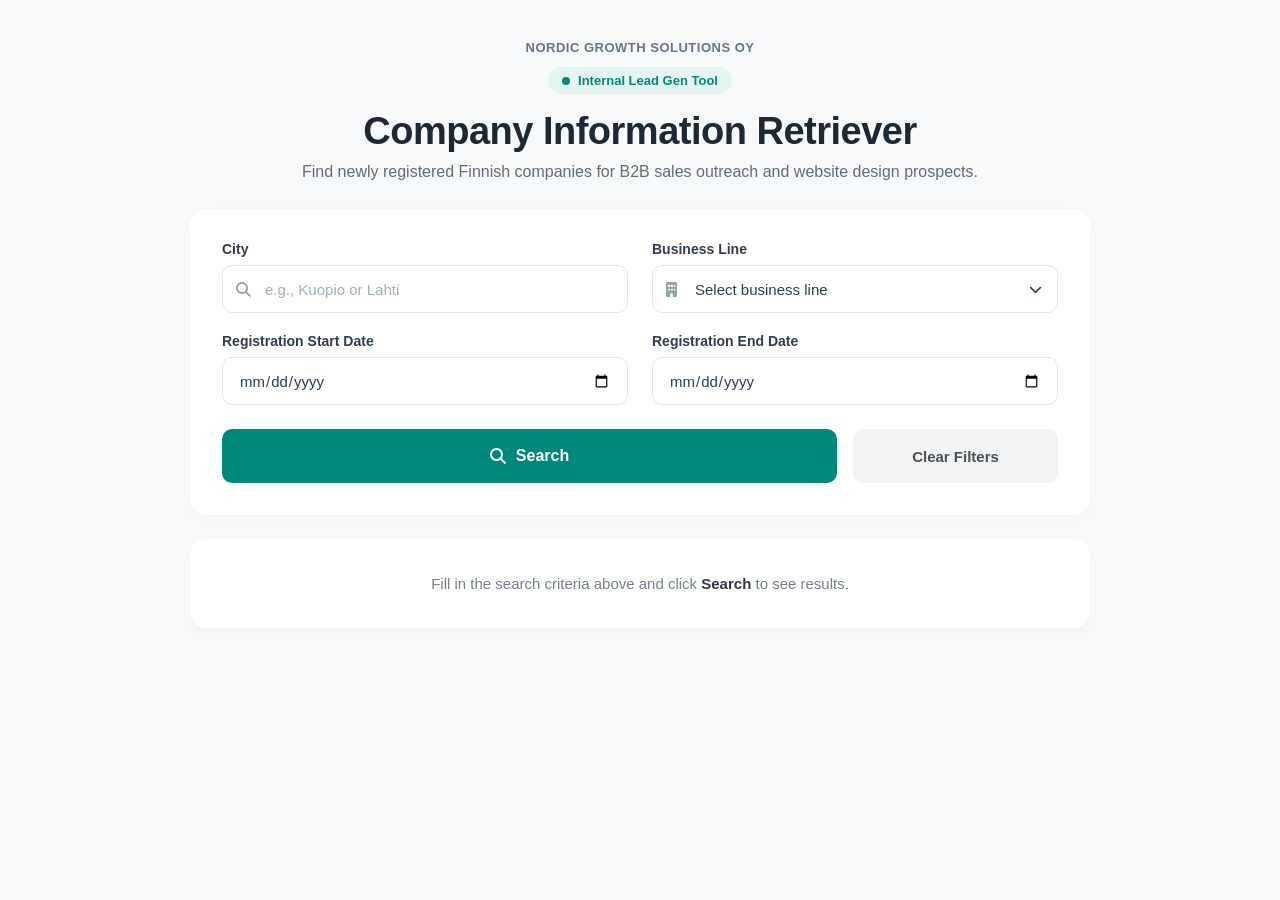
<file: index.html>
<!DOCTYPE html>
<html lang="en">
<head>
 
    <title>Company Information Retriever</title>
    <link rel="stylesheet" href="style.css">
    <link rel="stylesheet" href="https://cdnjs.cloudflare.com/ajax/libs/font-awesome/6.4.0/css/all.min.css">
</head>
<body>

    <main class="container">
        
		
        <!-- Header Sec here -->
      <!-- Header Section -->
        <header class="header">
            <div class="company-tag">Nordic Growth Solutions Oy</div>
            <span class="badge">
                <span class="dot"></span> Internal Lead Gen Tool
            </span>
            <h1>Company Information Retriever</h1>
            <p class="subtitle">Find newly registered Finnish companies for B2B sales outreach and website design prospects.</p>
        </header>
        <!-- main Form -->
        <section class="card">
            <form id="search-form" onsubmit="return false;">
                
                <div class="form-grid">
                    
                    <!-- City Input -->
                    <div class="form-group">
                        <label for="city">City</label>
                        <div class="input-wrapper">
                            <i class="fa-solid fa-magnifying-glass input-icon"></i>
                            <input type="text" id="city" placeholder="e.g., Kuopio or Lahti">
                        </div>
                    </div>

                    <!-- Business Line Selector -->
                    <div class="form-group">
                        <label for="business-line">Business Line</label>
                        <div class="input-wrapper">
                            <i class="fa-solid fa-building input-icon"></i>
                            <select id="business-line">
                                <option value="" selected disabled>Select business line</option>
                                <option value="10">10 Agriculture</option>
                                <option value="25">25 Manufacturing</option>
                                <option value="41">41 Construction</option>
                                <option value="47">47 Retail Trade</option>
                                <option value="55">55 Accommodation</option>
                                <option value="56">56 Food & Beverage</option>
                                <option value="62">62 IT Services</option>
                                <option value="69">69 Legal & Accounting</option>
                                <option value="70">70 Design & Consulting</option>
                            </select>
                            <i class="fa-solid fa-chevron-down select-chevron"></i>
                        </div>
                    </div>

                   <!-- Registration Start Date -->
                    <div class="form-group">
                        <label for="start-date">Registration Start Date</label>
                        <div class="input-wrapper date-wrapper">
                            <input type="date" id="start-date">
                        </div>
                    </div>

                    <!-- Registration End Date -->
                    <div class="form-group">
                        <label for="end-date">Registration End Date</label>
                        <div class="input-wrapper date-wrapper">
                            <input type="date" id="end-date">
                        </div>
                    </div>

                </div>

                <!-- Form Action Buttons -->
                <div class="button-group">
                    <a href="results.html" class="btn-primary">
                        <i class="fa-solid fa-magnifying-glass"></i> Search
                    </a>
                    <button type="reset" class="btn-secondary">
                        Clear Filters
                    </button>
                </div>

            </form>
        </section>

        <!-- Initial Empty/Helper State Box -->
        <section class="card helper-card">
            <p>Fill in the search criteria above and click <strong>Search</strong> to see results.</p>
        </section>

    </main>

</body>
</html>
</file>
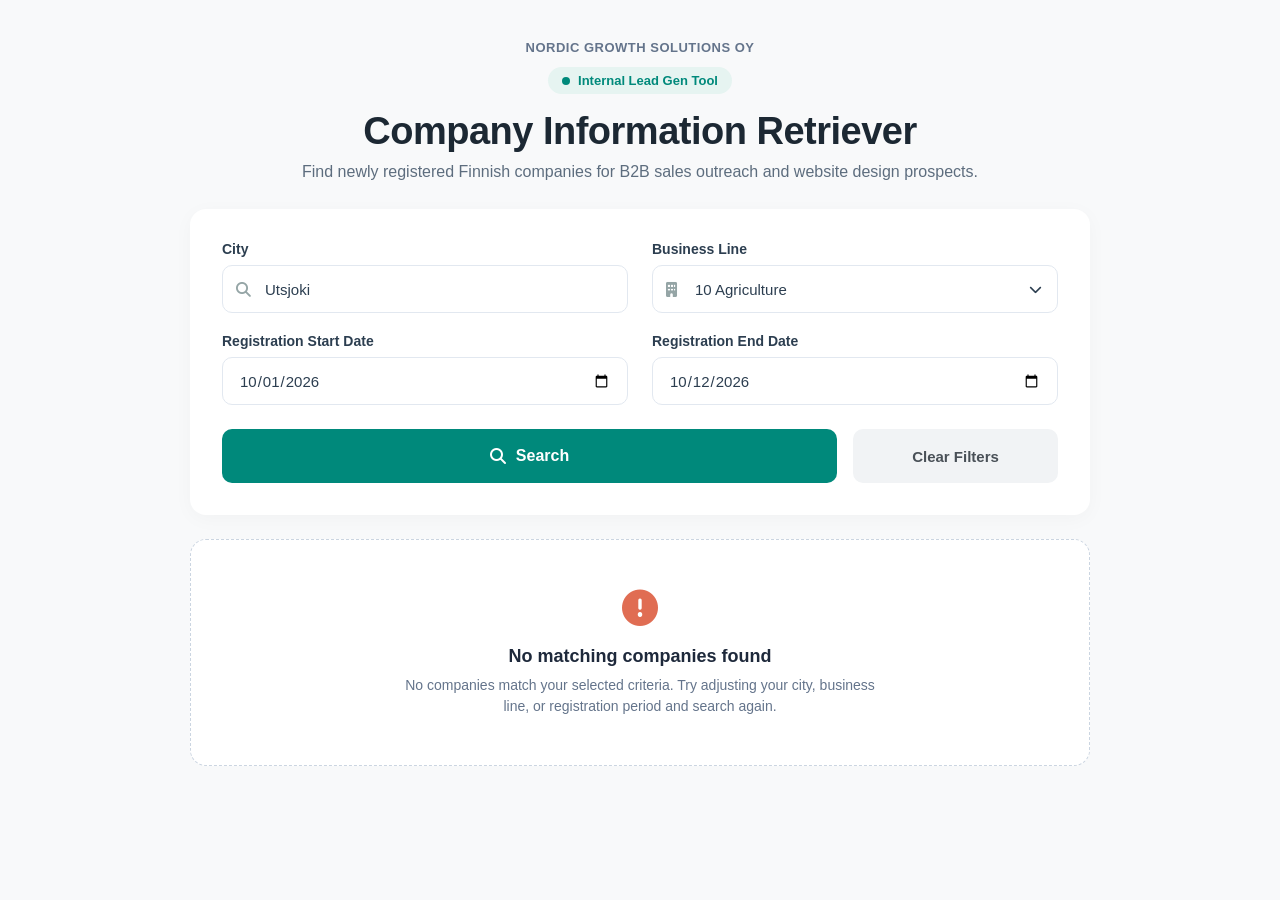
<file: no-results.html>
<!DOCTYPE html>
<html lang="en">
<head>
    <meta charset="UTF-8">
    <meta name="viewport" content="width=device-width, initial-scale=1.0">
    <title>Company Information Retriever - No Results</title>
    <link rel="stylesheet" href="style.css">
    <!-- Font Awesome for icons -->
    <link rel="stylesheet" href="https://cdnjs.cloudflare.com/ajax/libs/font-awesome/6.4.0/css/all.min.css">
</head>
<body>

    <main class="container">
        
      <!-- Header Section -->
        <header class="header">
            <div class="company-tag">Nordic Growth Solutions Oy</div>
            <span class="badge">
                <span class="dot"></span> Internal Lead Gen Tool
            </span>
            <h1>Company Information Retriever</h1>
            <p class="subtitle">Find newly registered Finnish companies for B2B sales outreach and website design prospects.</p>
        </header>
        <!-- Search Card Form (Kept visible so user can readjust criteria) -->
        <section class="card">
            <form id="search-form" onsubmit="return false;">
                
                <div class="form-grid">
                    
                    <!-- City Input -->
                    <div class="form-group">
                        <label for="city">City</label>
                        <div class="input-wrapper">
                            <i class="fa-solid fa-magnifying-glass input-icon"></i>
                            <input type="text" id="city" value="Utsjoki">
                        </div>
                    </div>

                    <!-- Business Line Selector -->
                    <div class="form-group">
                        <label for="business-line">Business Line</label>
                        <div class="input-wrapper">
                            <i class="fa-solid fa-building input-icon"></i>
                            <select id="business-line">
                                <option value="" disabled>Select business line</option>
                                <option value="10" selected>10 Agriculture</option>
                                <option value="25">25 Manufacturing</option>
                                <option value="62">62 IT Services</option>
                            </select>
                            <i class="fa-solid fa-chevron-down select-chevron"></i>
                        </div>
                    </div>

                    <!-- Registration Start Date -->
                    <div class="form-group">
                        <label for="start-date">Registration Start Date</label>
                        <div class="input-wrapper date-wrapper">
                            <input type="date" id="start-date" value="2026-10-01">
                        </div>
                    </div>

                    <!-- Registration End Date -->
                    <div class="form-group">
                        <label for="end-date">Registration End Date</label>
                        <div class="input-wrapper date-wrapper">
                            <input type="date" id="end-date" value="2026-10-12">
                        </div>
                    </div>

                </div>

                <!-- Form Action Buttons -->
                <div class="button-group">
                    <button type="submit" class="btn-primary">
                        <i class="fa-solid fa-magnifying-glass"></i> Search
                    </button>
                    <button type="reset" class="btn-secondary">
                        Clear Filters
                    </button>
                </div>

            </form>
        </section>

        <!-- No Results State Card -->
        <section class="card no-results-card">
            <div class="no-results-content">
                <div class="no-results-icon">
                    <i class="fa-solid fa-circle-exclamation"></i>
                </div>
                <h3>No matching companies found</h3>
                <p>No companies match your selected criteria. Try adjusting your city, business line, or registration period and search again.</p>
            </div>
        </section>

    </main>

</body>
</html>
</file>
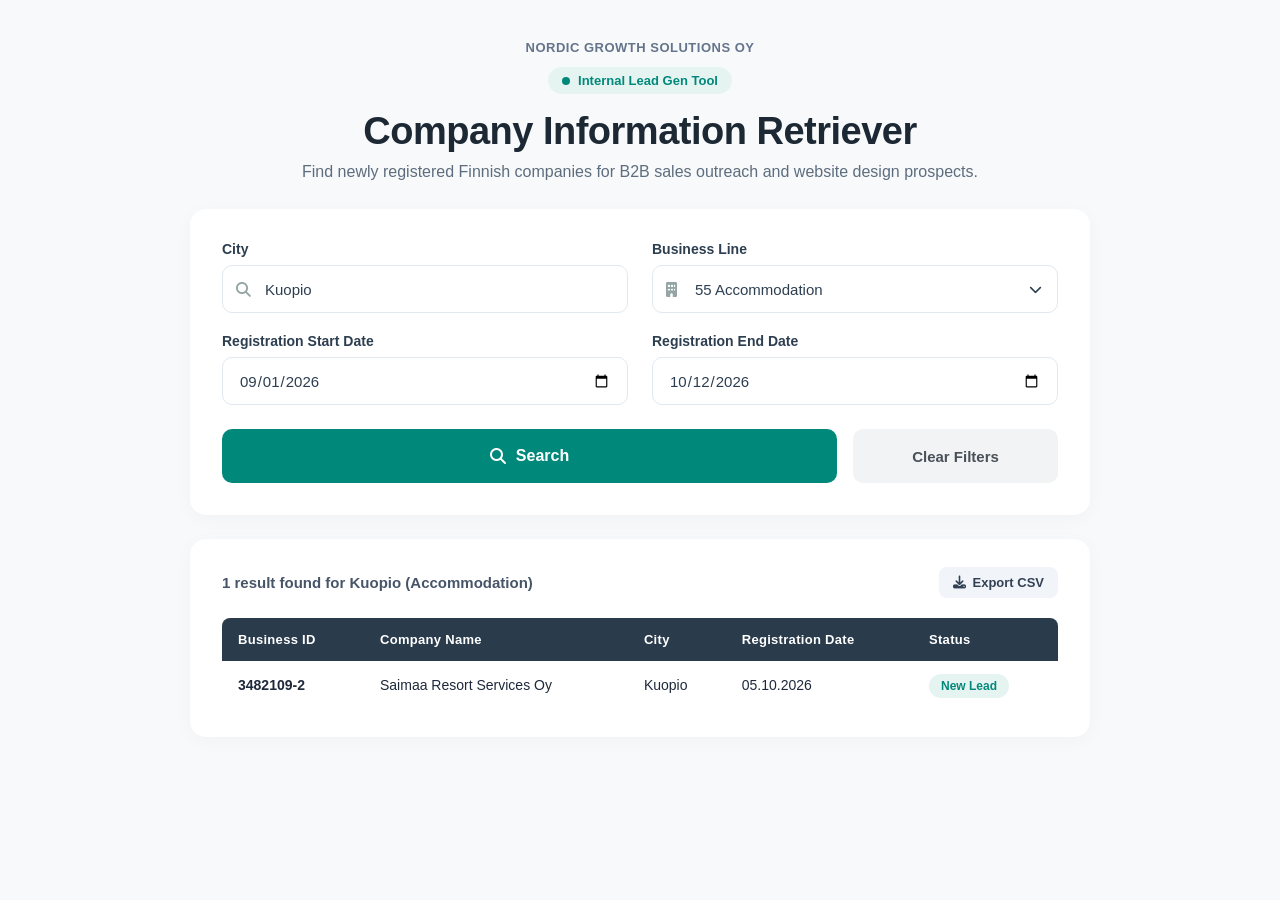
<file: results.html>
<!DOCTYPE html>
<html lang="en">
<head>
    <meta charset="UTF-8">
    <meta name="viewport" content="width=device-width, initial-scale=1.0">
    <title>Company Information Retriever - Search Results</title>
    <link rel="stylesheet" href="style.css">
    <!-- Font Awesome for icons -->
    <link rel="stylesheet" href="https://cdnjs.cloudflare.com/ajax/libs/font-awesome/6.4.0/css/all.min.css">
</head>
<body>

    <main class="container">
        
       <!-- Header Section -->
        <header class="header">
            <div class="company-tag">Nordic Growth Solutions Oy</div>
            <span class="badge">
                <span class="dot"></span> Internal Lead Gen Tool
            </span>
            <h1>Company Information Retriever</h1>
            <p class="subtitle">Find newly registered Finnish companies for B2B sales outreach and website design prospects.</p>
        </header>

        <!-- Search Card Form -->
        <section class="card">
            <form id="search-form" onsubmit="return false;">
                
                <div class="form-grid">
                    
                    <!-- City Input -->
                    <div class="form-group">
                        <label for="city">City</label>
                        <div class="input-wrapper">
                            <i class="fa-solid fa-magnifying-glass input-icon"></i>
                            <input type="text" id="city" value="Kuopio">
                        </div>
                    </div>

                    <!-- Business Line Selector -->
                    <div class="form-group">
                        <label for="business-line">Business Line</label>
                        <div class="input-wrapper">
                            <i class="fa-solid fa-building input-icon"></i>
                            <select id="business-line">
                                <option value="" disabled>Select business line</option>
                                <option value="10">10 Agriculture</option>
                                <option value="55" selected>55 Accommodation</option>
                                <option value="62">62 IT Services</option>
                            </select>
                            <i class="fa-solid fa-chevron-down select-chevron"></i>
                        </div>
                    </div>

                    <!-- Registration Start Date -->
                    <div class="form-group">
                        <label for="start-date">Registration Start Date</label>
                        <div class="input-wrapper date-wrapper">
                            <input type="date" id="start-date" value="2026-09-01">
                        </div>
                    </div>

                    <!-- Registration End Date -->
                    <div class="form-group">
                        <label for="end-date">Registration End Date</label>
                        <div class="input-wrapper date-wrapper">
                            <input type="date" id="end-date" value="2026-10-12">
                        </div>
                    </div>

                </div>

                <!-- Form Action Buttons -->
                <div class="button-group">
                    <button type="submit" class="btn-primary">
                        <i class="fa-solid fa-magnifying-glass"></i> Search
                    </button>
                    <button type="reset" class="btn-secondary">
                        Clear Filters
                    </button>
                </div>

            </form>
        </section>

        <!-- Successful Search Results Card State -->
        <section class="card results-card">
            <div class="results-header">
                <h2>1 result found for Kuopio (Accommodation)</h2>
                <button class="btn-export"><i class="fa-solid fa-download"></i> Export CSV</button>
            </div>

            <div class="table-responsive">
                <table class="data-table">
                    <thead>
                        <tr>
                            <th>Business ID</th>
                            <th>Company Name</th>
                            <th>City</th>
                            <th>Registration Date</th>
                            <th>Status</th>
                        </tr>
                    </thead>
                    <tbody>
                        <tr>
                            <td><strong>3482109-2</strong></td>
                            <td>Saimaa Resort Services Oy</td>
                            <td>Kuopio</td>
                            <td>05.10.2026</td>
                            <td><span class="status-badge">New Lead</span></td>
                        </tr>
                    </tbody>
                </table>
            </div>
        </section>

    </main>

</body>
</html>
</file>
<file: style.css>
/* General Reset & Fonts */
* {
    margin: 0;
    padding: 0;
    box-sizing: border-box;
    font-family: -apple-system, BlinkMacSystemFont, "Segoe UI", Roboto, Helvetica, Arial, sans-serif;
}

body {
    background-color: #f8f9fa;
    color: #1a2530;
    display: flex;
    justify-content: center;
    padding: 40px 20px;
}

.container {
    width: 100%;
    max-width: 900px;
}

/* Header Section */
.header {
    text-align: center;
    margin-bottom: 28px;
}

.badge {
    display: inline-flex;
    align-items: center;
    background-color: #e6f4f1;
    color: #00897b;
    font-size: 13px;
    font-weight: 600;
    padding: 6px 14px;
    border-radius: 20px;
    margin-bottom: 16px;
}

.badge .dot {
    width: 8px;
    height: 8px;
    background-color: #00897b;
    border-radius: 50%;
    margin-right: 8px;
}

.header h1 {
    font-size: 38px;
    font-weight: 800;
    color: #1c2833;
    margin-bottom: 10px;
    letter-spacing: -0.5px;
}

.header .subtitle {
    font-size: 16px;
    color: #5d6d7e;
}


/* Company Name Tag */
.company-tag {
    font-size: 13px;
    font-weight: 600;
    color: #64748b;
    margin-bottom: 12px;
    text-transform: uppercase;
    letter-spacing: 0.5px;
}


/* Main Form Card */
.card {
    background-color: #ffffff;
    border-radius: 16px;
    padding: 32px;
    box-shadow: 0 4px 20px rgba(0, 0, 0, 0.03);
    margin-bottom: 24px;
}

/* Form Layout Grid */
.form-grid {
    display: grid;
    grid-template-columns: 1fr 1fr;
    gap: 20px 24px;
    margin-bottom: 24px;
}

.form-group {
    display: flex;
    flex-direction: column;
}

.form-group label {
    font-size: 14px;
    font-weight: 700;
    color: #2c3e50;
    margin-bottom: 8px;
}

/* Input Fields & Wrapper */
.input-wrapper {
    position: relative;
    display: flex;
    align-items: center;
}

.input-icon {
    position: absolute;
    left: 14px;
    color: #95a5a6;
    font-size: 15px;
    pointer-events: none;
}

.input-wrapper input,
.input-wrapper select {
    width: 100%;
    height: 48px;
    padding: 0 16px 0 42px;
    border: 1px solid #e2e8f0;
    border-radius: 10px;
    font-size: 15px;
    color: #2c3e50;
    background-color: #ffffff;
    outline: none;
    transition: all 0.2s ease;
}

.input-wrapper input::placeholder {
    color: #a0aec0;
}

.input-wrapper input:focus,
.input-wrapper select:focus {
    border-color: #00897b;
    box-shadow: 0 0 0 3px rgba(0, 137, 123, 0.15);
}

/* Custom Select Dropdown Styling */
.input-wrapper select {
    appearance: none;
    -webkit-appearance: none;
    cursor: pointer;
}

.select-chevron {
    position: absolute;
    right: 16px;
    color: #2c3e50;
    font-size: 13px;
    pointer-events: none;
}

/* Action Buttons */
.button-group {
    display: grid;
    grid-template-columns: 3fr 1fr;
    gap: 16px;
}

.btn-primary {
    height: 54px;
    background-color: #00897b;
    color: #ffffff;
    border: none;
    border-radius: 10px;
    font-size: 16px;
    font-weight: 600;
    cursor: pointer;
    display: flex;
    align-items: center;
    justify-content: center;
    gap: 10px;
    text-decoration: none; /* Removes default link underline */
    transition: background-color 0.2s ease;
}

.btn-primary:hover {
    background-color: #0b7068;
    color: #ffffff; /* Keeps text white on hover */
}


.btn-secondary {
    height: 54px;
    background-color: #f1f3f5;
    color: #495057;
    border: none;
    border-radius: 10px;
    font-size: 15px;
    font-weight: 600;
    cursor: pointer;
    transition: background-color 0.2s ease;
}

.btn-secondary:hover {
    background-color: #e9ecef;
}

/* Initial Helper Card State */
.helper-card {
    text-align: center;
    padding: 36px;
    color: #718096;
    font-size: 15px;
}

.helper-card strong {
    color: #2d3748;
}

/* Date Picker Input Styling */
.date-wrapper input[type="date"] {
    width: 100%;
    height: 48px;
    padding: 0 16px;
    border: 1px solid #e2e8f0;
    border-radius: 10px;
    font-size: 15px;
    color: #2c3e50;
    background-color: #ffffff;
    outline: none;
    transition: all 0.2s ease;
}

.date-wrapper input[type="date"]:focus {
    border-color: #00897b;
    box-shadow: 0 0 0 3px rgba(0, 137, 123, 0.15);
}









/* --- No Results State Styling --- */
.no-results-card {
    text-align: center;
    padding: 48px 32px;
    background-color: #ffffff;
    border: 1px dashed #cbd5e1;
    box-shadow: none;
}

.no-results-content {
    display: flex;
    flex-direction: column;
    align-items: center;
    max-width: 480px;
    margin: 0 auto;
}

.no-results-icon {
    font-size: 36px;
    color: #e06d53; /* Soft warning/notice tone */
    margin-bottom: 16px;
}

.no-results-card h3 {
    font-size: 18px;
    font-weight: 700;
    color: #1e293b;
    margin-bottom: 8px;
}

.no-results-card p {
    font-size: 14px;
    color: #64748b;
    line-height: 1.5;
}




/* --- Successful Results State Styling --- */
.results-card {
    padding: 28px 32px;
}

.results-header {
    display: flex;
    justify-content: space-between;
    align-items: center;
    margin-bottom: 20px;
}

.results-header h2 {
    font-size: 15px;
    font-weight: 600;
    color: #475569;
}

.btn-export {
    background-color: #f1f5f9;
    color: #334155;
    border: none;
    padding: 8px 14px;
    border-radius: 8px;
    font-size: 13px;
    font-weight: 600;
    cursor: pointer;
    display: flex;
    align-items: center;
    gap: 6px;
    transition: background-color 0.2s ease;
}

.btn-export:hover {
    background-color: #e2e8f0;
}

.table-responsive {
    width: 100%;
    overflow-x: auto;
}

.data-table {
    width: 100%;
    border-collapse: collapse;
    text-align: left;
}

.data-table th {
    background-color: #2a3b4c; /* Dark Slate Header matching your design specs */
    color: #ffffff;
    padding: 14px 16px;
    font-size: 13px;
    font-weight: 600;
    letter-spacing: 0.3px;
}

.data-table th:first-child {
    border-top-left-radius: 8px;
}

.data-table th:last-child {
    border-top-right-radius: 8px;
}

.data-table td {
    padding: 16px;
    border-bottom: 1px solid #e2e8f0;
    font-size: 14px;
    color: #1e293b;
}

.data-table tr:last-child td {
    border-bottom: none;
}

.status-badge {
    background-color: #e6f4f1;
    color: #00897b;
    padding: 5px 12px;
    border-radius: 12px;
    font-size: 12px;
    font-weight: 600;
}
</file>
